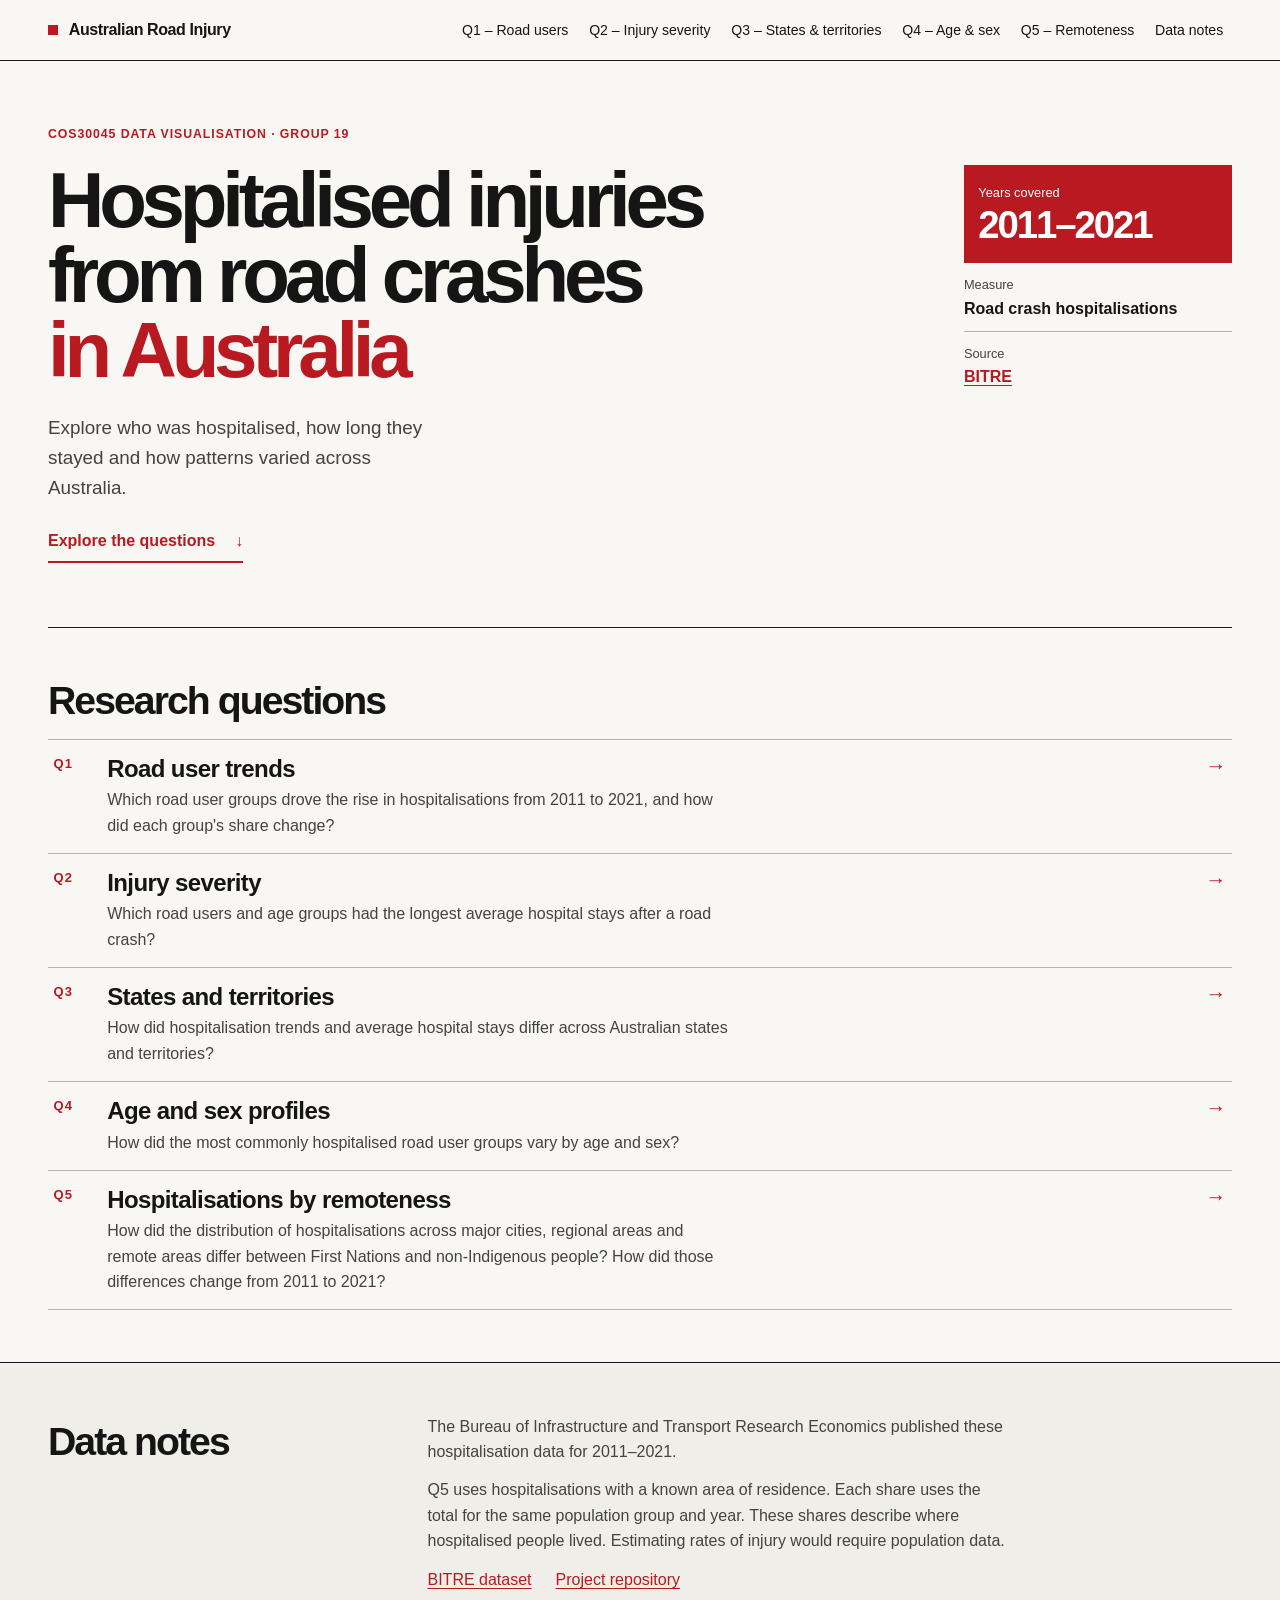
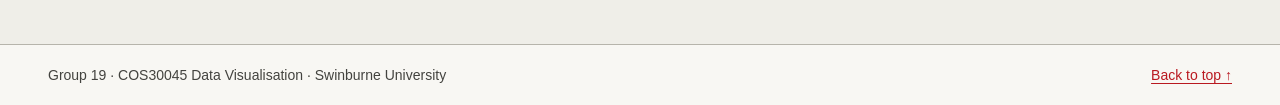
<file: index.html>
<!DOCTYPE html>
<html lang="en-AU">
  <head>
    <meta charset="UTF-8">
    <meta name="viewport" content="width=device-width, initial-scale=1.0">
    <meta name="description" content="Explore five questions about road crash hospitalisations in Australia from 2011 to 2021.">
    <title>Hospitalised Injuries from Road Crashes in Australia</title>
    <link rel="icon" href="data:,">
    <link rel="stylesheet" href="css/style.css">
    <script defer src="js/chapter-links.js"></script>
  </head>
  <body id="top">
    <a class="skip-link" href="#main">Skip to content</a>

    <header class="site-header">
      <div class="page-width header-inner">
        <a class="site-name" href="index.html" aria-current="page">Australian Road Injury</a>
        <nav aria-label="Main navigation">
          <ul class="chapter-links">
            <li><a href="q1.html">Q1 – Road users</a></li>
            <li><a href="q2.html">Q2 – Injury severity</a></li>
            <li><a href="q3.html">Q3 – States &amp; territories</a></li>
            <li><a href="q4.html">Q4 – Age &amp; sex</a></li>
            <li><a href="q5.html">Q5 – Remoteness</a></li>
            <li><a href="#data">Data notes</a></li>
          </ul>
        </nav>
      </div>
    </header>

    <main id="main" tabindex="-1">
      <section class="hero" aria-labelledby="page-title">
        <div class="page-width hero-inner">
          <div class="hero-copy">
            <p class="hero-context">COS30045 Data Visualisation · Group 19</p>
            <h1 id="page-title"><span>Hospitalised injuries</span> <span>from road crashes</span> <span>in Australia</span></h1>
            <p class="hero-intro">Explore who was hospitalised, how long they stayed and how patterns varied across Australia.</p>
            <a class="primary-link" href="#questions">Explore the questions <span aria-hidden="true">↓</span></a>
          </div>
          <dl class="data-scope">
            <div>
              <dt>Years covered</dt>
              <dd class="date-range">2011–2021</dd>
            </div>
            <div>
              <dt>Measure</dt>
              <dd>Road crash hospitalisations</dd>
            </div>
            <div>
              <dt>Source</dt>
              <dd><a href="#data">BITRE</a></dd>
            </div>
          </dl>
        </div>
      </section>

      <section class="page-width question-overview" id="questions" aria-labelledby="questions-title">
        <h2 id="questions-title">Research questions</h2>
        <ol class="question-list">
            <li id="q1">
              <a class="question-link" href="q1.html" aria-labelledby="overview-q1">
                <span class="chapter-number" aria-hidden="true">Q1</span>
                <span class="question-link-copy">
                  <strong id="overview-q1">Road user trends</strong>
                  <span>Which road user groups drove the rise in hospitalisations from 2011 to 2021, and how did each group's share change?</span>
                </span>
                <span class="question-link-arrow" aria-hidden="true">→</span>
              </a>
            </li>
            <li id="q2">
              <a class="question-link" href="q2.html" aria-labelledby="overview-q2">
                <span class="chapter-number" aria-hidden="true">Q2</span>
                <span class="question-link-copy">
                  <strong id="overview-q2">Injury severity</strong>
                  <span>Which road users and age groups had the longest average hospital stays after a road crash?</span>
                </span>
                <span class="question-link-arrow" aria-hidden="true">→</span>
              </a>
            </li>
            <li id="q3">
              <a class="question-link" href="q3.html" aria-labelledby="overview-q3">
                <span class="chapter-number" aria-hidden="true">Q3</span>
                <span class="question-link-copy">
                  <strong id="overview-q3">States and territories</strong>
                  <span>How did hospitalisation trends and average hospital stays differ across Australian states and territories?</span>
                </span>
                <span class="question-link-arrow" aria-hidden="true">→</span>
              </a>
            </li>
            <li id="q4">
              <a class="question-link" href="q4.html" aria-labelledby="overview-q4">
                <span class="chapter-number" aria-hidden="true">Q4</span>
                <span class="question-link-copy">
                  <strong id="overview-q4">Age and sex profiles</strong>
                  <span>How did the most commonly hospitalised road user groups vary by age and sex?</span>
                </span>
                <span class="question-link-arrow" aria-hidden="true">→</span>
              </a>
            </li>
            <li id="q5">
              <a class="question-link" href="q5.html" aria-labelledby="overview-q5">
                <span class="chapter-number" aria-hidden="true">Q5</span>
                <span class="question-link-copy">
                  <strong id="overview-q5">Hospitalisations by remoteness</strong>
                  <span>How did the distribution of hospitalisations across major cities, regional areas and remote areas differ between First Nations and non-Indigenous people? How did those differences change from 2011 to 2021?</span>
                </span>
                <span class="question-link-arrow" aria-hidden="true">→</span>
              </a>
            </li>
        </ol>
      </section>

      <section class="data-notes" id="data" aria-labelledby="data-title">
        <div class="page-width data-inner">
          <h2 id="data-title">Data notes</h2>
          <div>
            <p>The Bureau of Infrastructure and Transport Research Economics published these hospitalisation data for 2011–2021.</p>
            <p>Q5 uses hospitalisations with a known area of residence. Each share uses the total for the same population group and year. These shares describe where hospitalised people lived. Estimating rates of injury would require population data.</p>
            <ul class="source-links">
              <li><a href="https://www.bitre.gov.au/resource/road-safety/hospitalised-injury">BITRE dataset</a></li>
              <li><a href="https://github.com/Kidemi04/DataVis_G19">Project repository</a></li>
            </ul>
          </div>
        </div>
      </section>
    </main>

    <footer class="site-footer">
      <div class="page-width footer-inner">
        <p>Group 19 · COS30045 Data Visualisation · Swinburne University</p>
        <a href="#top">Back to top <span aria-hidden="true">↑</span></a>
      </div>
    </footer>
  </body>
</html>
</file>
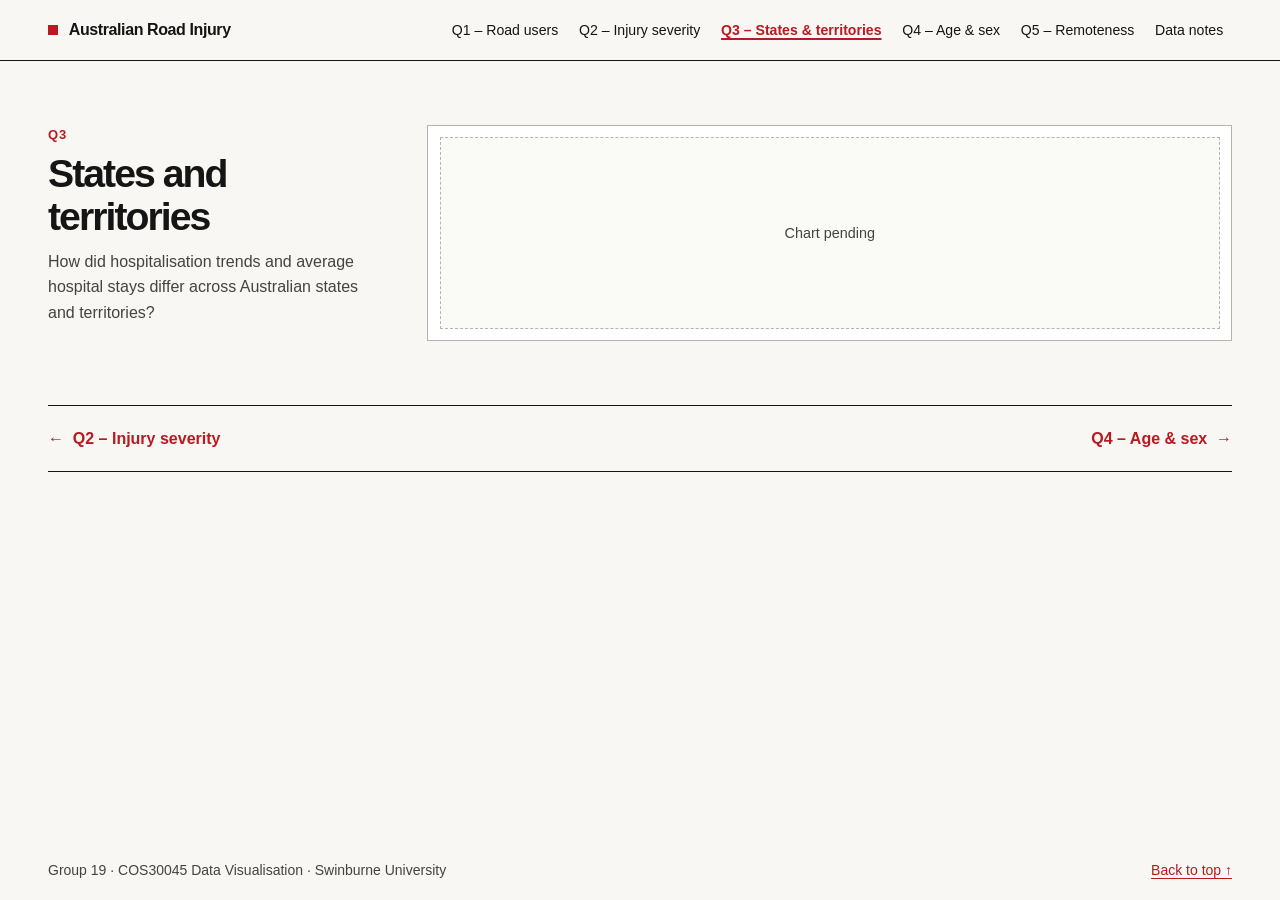
<file: q3.html>
<!DOCTYPE html>
<html lang="en-AU">
  <head>
    <meta charset="UTF-8">
    <meta name="viewport" content="width=device-width, initial-scale=1.0">
    <meta name="description" content="How did hospitalisation trends and average hospital stays differ across Australian states and territories?">
    <title>Q3 – States and territories | Australian Road Injury</title>
    <link rel="icon" href="data:,">
    <link rel="stylesheet" href="css/style.css">

  </head>
  <body id="top">
    <a class="skip-link" href="#main">Skip to content</a>

    <header class="site-header">
      <div class="page-width header-inner">
        <a class="site-name" href="index.html">Australian Road Injury</a>
        <nav aria-label="Main navigation">
          <ul class="chapter-links">
            <li><a href="q1.html">Q1 – Road users</a></li>
            <li><a href="q2.html">Q2 – Injury severity</a></li>
            <li><a href="q3.html" aria-current="page">Q3 – States &amp; territories</a></li>
            <li><a href="q4.html">Q4 – Age &amp; sex</a></li>
            <li><a href="q5.html">Q5 – Remoteness</a></li>
            <li><a href="index.html#data">Data notes</a></li>
          </ul>
        </nav>
      </div>
    </header>

    <main id="main" tabindex="-1">
      <div class="page-width question-page">
        <section class="chapter question-chapter" id="q3" aria-labelledby="title-q3">
          <header class="chapter-intro">
            <p class="chapter-number">Q3</p>
            <h1 id="title-q3">States and territories</h1>
            <p>How did hospitalisation trends and average hospital stays differ across Australian states and territories?</p>
          </header>
          <div class="chart-panel" id="chart-q3">
            <p class="chart-placeholder">Chart pending</p>
          </div>
        </section>

        <nav class="question-pager" aria-label="Explore more questions">
          <a href="q2.html"><span aria-hidden="true">←</span> Q2 – Injury severity</a>
          <a href="q4.html">Q4 – Age &amp; sex <span aria-hidden="true">→</span></a>
        </nav>
      </div>
    </main>

    <footer class="site-footer">
      <div class="page-width footer-inner">
        <p>Group 19 · COS30045 Data Visualisation · Swinburne University</p>
        <a href="#top">Back to top <span aria-hidden="true">↑</span></a>
      </div>
    </footer>
  </body>
</html>
</file>
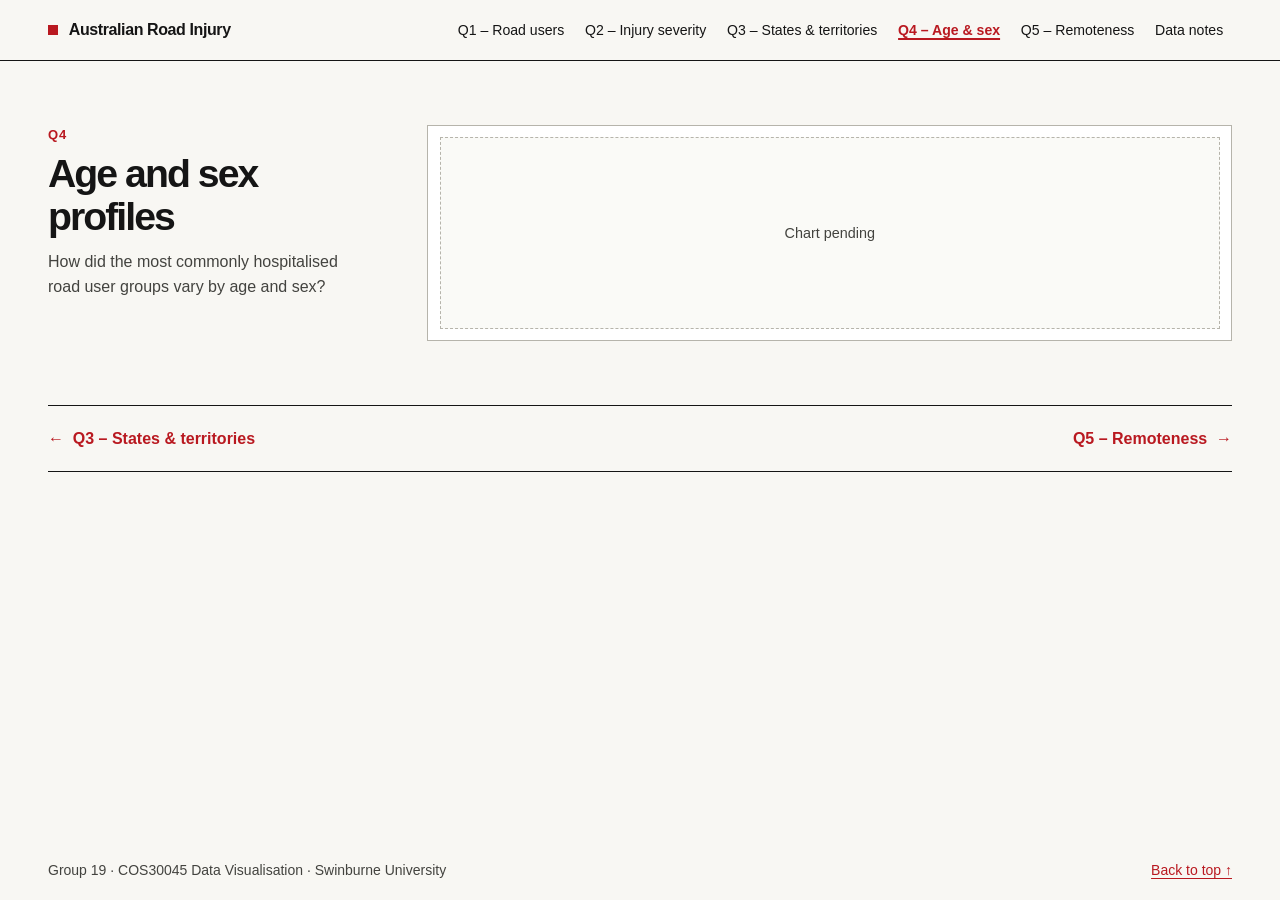
<file: q4.html>
<!DOCTYPE html>
<html lang="en-AU">
  <head>
    <meta charset="UTF-8">
    <meta name="viewport" content="width=device-width, initial-scale=1.0">
    <meta name="description" content="How did the most commonly hospitalised road user groups vary by age and sex?">
    <title>Q4 – Age and sex profiles | Australian Road Injury</title>
    <link rel="icon" href="data:,">
    <link rel="stylesheet" href="css/style.css">

  </head>
  <body id="top">
    <a class="skip-link" href="#main">Skip to content</a>

    <header class="site-header">
      <div class="page-width header-inner">
        <a class="site-name" href="index.html">Australian Road Injury</a>
        <nav aria-label="Main navigation">
          <ul class="chapter-links">
            <li><a href="q1.html">Q1 – Road users</a></li>
            <li><a href="q2.html">Q2 – Injury severity</a></li>
            <li><a href="q3.html">Q3 – States &amp; territories</a></li>
            <li><a href="q4.html" aria-current="page">Q4 – Age &amp; sex</a></li>
            <li><a href="q5.html">Q5 – Remoteness</a></li>
            <li><a href="index.html#data">Data notes</a></li>
          </ul>
        </nav>
      </div>
    </header>

    <main id="main" tabindex="-1">
      <div class="page-width question-page">
        <section class="chapter question-chapter" id="q4" aria-labelledby="title-q4">
          <header class="chapter-intro">
            <p class="chapter-number">Q4</p>
            <h1 id="title-q4">Age and sex profiles</h1>
            <p>How did the most commonly hospitalised road user groups vary by age and sex?</p>
          </header>
          <div class="chart-panel" id="chart-q4">
            <p class="chart-placeholder">Chart pending</p>
          </div>
        </section>

        <nav class="question-pager" aria-label="Explore more questions">
          <a href="q3.html"><span aria-hidden="true">←</span> Q3 – States &amp; territories</a>
          <a href="q5.html">Q5 – Remoteness <span aria-hidden="true">→</span></a>
        </nav>
      </div>
    </main>

    <footer class="site-footer">
      <div class="page-width footer-inner">
        <p>Group 19 · COS30045 Data Visualisation · Swinburne University</p>
        <a href="#top">Back to top <span aria-hidden="true">↑</span></a>
      </div>
    </footer>
  </body>
</html>
</file>
<file: css/style.css>
:root {
  color-scheme: light;
  --paper: #f8f7f3;
  --surface: #fff;
  --ink: #151515;
  --text: #43433f;
  --line: #b6b4ab;
  --accent: #b91920;
  --page-width: 80rem;
  --gutter: clamp(1rem, 4vw, 3rem);
  --chapter-offset: 5rem;
  --sticky-header-height: 3.8125rem;
}

* {
  box-sizing: border-box;
}

body {
  display: flex;
  flex-direction: column;
  min-height: 100vh;
  margin: 0;
  background: var(--paper);
  color: var(--ink);
  font: 1rem/1.6 "Helvetica Neue", Helvetica, Arial, sans-serif;
}

main {
  flex: 1;
  min-width: 0;
}

a {
  color: var(--accent);
  text-underline-offset: 0.2em;
}

:focus-visible {
  outline: 3px solid currentColor;
  outline-offset: 4px;
}

h1, h2, h3, p, ul, dl, dd {
  margin: 0;
}

h1, h2, h3 {
  line-height: 1.1;
}

.page-width {
  width: min(var(--page-width), 100% - 2 * var(--gutter));
  margin-inline: auto;
}

.skip-link {
  position: fixed;
  z-index: 3;
  inset-block-start: 0.5rem;
  inset-inline-start: var(--gutter);
  padding: 0.65rem 1rem;
  background: var(--surface);
  transform: translateY(-180%);
}

.skip-link:focus {
  transform: none;
}

.site-header {
  position: sticky;
  z-index: 2;
  top: 0;
  background: var(--paper);
  border-bottom: 1px solid var(--ink);
}

.header-inner,
.footer-inner {
  display: flex;
  align-items: center;
  justify-content: space-between;
  gap: 0.5rem 1.5rem;
  min-height: 3.75rem;
}

.site-name {
  display: inline-flex;
  align-items: center;
  gap: 0.65rem;
  color: var(--ink);
  font-weight: 750;
  letter-spacing: -0.025em;
  text-decoration: none;
}

.site-name::before {
  width: 0.65rem;
  height: 0.65rem;
  background: var(--accent);
  content: "";
}

.chapter-links {
  display: flex;
  flex-wrap: wrap;
  gap: 0 0.2rem;
  padding: 0;
  list-style: none;
}

.chapter-links a {
  display: flex;
  align-items: center;
  min-height: 44px;
  padding-inline: 0.55rem;
  color: var(--ink);
  font-size: 0.88rem;
  text-decoration: none;
}

.chapter-links a:hover,
.chapter-links a:focus-visible,
.chapter-links a[aria-current="page"] {
  color: var(--accent);
  text-decoration: underline;
}

.chapter-links a[aria-current="page"] {
  font-weight: 700;
  text-decoration-thickness: 2px;
}

.site-name:hover {
  text-decoration: underline;
}

.hero-inner {
  display: grid;
  grid-template-columns: minmax(0, 1fr) minmax(11rem, 0.31fr);
  align-items: start;
  gap: clamp(1.5rem, 4vw, 4rem);
  padding-block: clamp(2rem, 5vw, 4.75rem) clamp(2rem, 5vw, 4.5rem);
}

.hero-context,
.chapter-number {
  color: var(--accent);
  font-weight: 750;
  letter-spacing: 0.075em;
}

.hero-context {
  font-size: 0.77rem;
  text-transform: uppercase;
}

.hero h1 {
  margin-top: 1.15rem;
  font-size: clamp(2.375rem, 6.1vw, 5.75rem);
  font-weight: 750;
  letter-spacing: -0.067em;
  line-height: 0.96;
}

.hero h1 span {
  display: block;
}

.hero h1 span:last-child {
  color: var(--accent);
}

.hero-intro {
  max-width: 38ch;
  margin-top: 1.55rem;
  color: var(--text);
  font-size: clamp(1rem, 1.6vw, 1.18rem);
}

.primary-link {
  display: inline-flex;
  align-items: center;
  gap: 1.25rem;
  min-height: 44px;
  margin-top: 1rem;
  border-bottom: 2px solid;
  font-weight: 700;
  text-decoration: none;
}

.primary-link:hover {
  color: var(--ink);
}

.data-scope {
  margin-top: 2.5rem;
}

.data-scope > div {
  padding: 0.75rem 0 0.6rem;
}

.data-scope > div:first-child {
  padding: 1.1rem 0.9rem 1.15rem;
  background: var(--accent);
  color: var(--surface);
}

.data-scope > div:last-child {
  border-top: 1px solid var(--line);
}

.data-scope dt {
  color: var(--text);
  font-size: 0.8rem;
}

.data-scope > div:first-child dt {
  color: var(--surface);
}

.data-scope dd {
  font-weight: 650;
}

.data-scope .date-range {
  margin-top: 0.2rem;
  font-size: clamp(1.7rem, 3vw, 2.6rem);
  font-variant-numeric: tabular-nums;
  letter-spacing: -0.055em;
  line-height: 1;
}

.chapter,
.data-inner {
  display: grid;
  grid-template-columns: minmax(0, 1fr) minmax(0, 2.55fr);
  gap: 1.5rem clamp(1.5rem, 5vw, 4rem);
}

.chapter {
  padding-block: clamp(2rem, 5vw, 4rem);
}

#main,
#questions,
.chapter,
.data-notes {
  scroll-margin-top: var(--chapter-offset);
}

.chapter-number {
  font-size: 0.8125rem;
}

.question-chapter h1,
.question-overview h2,
.data-notes h2 {
  margin-block: 0.4rem 0.65rem;
  font-size: clamp(1.65rem, 3.4vw, 2.45rem);
  font-weight: 750;
  letter-spacing: -0.05em;
}

.chapter-intro > p:last-child,
.data-notes p,
.site-footer p {
  color: var(--text);
}

.chart-panel {
  min-width: 0;
  padding: 0.7rem;
  background: var(--surface);
  border: 1px solid var(--line);
}

.chart-placeholder {
  display: grid;
  min-height: clamp(8rem, 15vw, 13rem);
  place-items: center;
  background: #fafaf7;
  border: 1px dashed var(--line);
  color: var(--text);
  font-size: 0.9rem;
}

.data-notes {
  background: #efeee8;
  border-block: 1px solid var(--line);
  border-top-color: var(--ink);
}

.data-inner {
  row-gap: 0.5rem;
  padding-block: clamp(1.75rem, 4vw, 3.25rem);
}

.data-notes p {
  max-width: 66ch;
}

.data-notes p + p {
  margin-top: 0.75rem;
}

.source-links {
  display: flex;
  flex-wrap: wrap;
  gap: 0.2rem 1.5rem;
  margin-top: 0.85rem;
  padding: 0;
  list-style: none;
}

.site-footer {
  font-size: 0.875rem;
}

.footer-inner {
  flex-wrap: wrap;
  padding-block: 0.8rem;
}

@media (max-width: 58rem) {
  :root {
    --chapter-offset: 1rem;
    --sticky-header-height: 0px;
  }

  .site-header {
    position: static;
  }

  .header-inner {
    flex-direction: column;
    align-items: flex-start;
    padding-top: 0.75rem;
  }

  .chapter-links {
    margin-inline-start: -0.55rem;
  }
}

@media (max-width: 50rem) {
  .hero-inner,
  .chapter,
  .data-inner {
    grid-template-columns: minmax(0, 1fr);
  }

  .hero h1 {
    font-size: clamp(2.05rem, 8.9vw, 4.5rem);
    line-height: 0.99;
  }

  .data-scope {
    display: grid;
    grid-template-columns: auto minmax(0, 1fr);
    column-gap: 0.85rem;
    max-width: 26rem;
    margin-top: 0;
  }

  .data-scope > div {
    padding-block: 0.3rem 0.45rem;
  }

  .data-scope > div:first-child {
    grid-row: 1 / 3;
    align-content: center;
  }
}

.question-overview {
  padding-block: clamp(1.75rem, 4vw, 3.5rem);
  border-top: 1px solid var(--ink);
}

.question-overview h2 {
  margin: 0 0 1rem;
}

.question-list {
  margin: 0;
  padding: 0;
  list-style: none;
}

.question-list li {
  border-bottom: 1px solid var(--line);
  scroll-margin-top: var(--chapter-offset);
}

.question-list li:first-child {
  border-top: 1px solid var(--line);
}

.question-link {
  display: grid;
  grid-template-columns: 2.25rem minmax(0, 1fr) auto;
  align-items: start;
  gap: clamp(0.35rem, 2vw, 1.1rem);
  padding: 0.9rem 0.35rem;
  color: var(--ink);
  text-decoration: none;
}

.question-link-copy {
  display: grid;
  gap: 0.2rem;
}

.question-link-copy strong {
  font-size: clamp(1.12rem, 2.4vw, 1.5rem);
  letter-spacing: -0.025em;
  line-height: 1.25;
}

.question-link-copy > span {
  max-width: 70ch;
  color: var(--text);
}

.question-link-arrow {
  color: var(--accent);
  font-size: 1.3rem;
  line-height: 1.2;
}

.question-link:hover,
.question-link:focus-visible {
  background: var(--surface);
}

.question-link:hover strong {
  text-decoration: underline;
  text-underline-offset: 0.15em;
}

.question-page {
  padding-bottom: 1.5rem;
}

.question-pager {
  display: flex;
  flex-wrap: wrap;
  align-items: center;
  justify-content: space-between;
  gap: 0.35rem 1.5rem;
  padding-block: 0.65rem;
  border-block: 1px solid var(--ink);
}

.question-pager a {
  display: inline-flex;
  align-items: center;
  gap: 0.55rem;
  min-height: 44px;
  font-weight: 700;
  text-decoration: none;
}

.question-pager a:hover {
  text-decoration: underline;
}

@media (prefers-reduced-motion: no-preference) {
  .hero-inner,
  .question-chapter {
    animation: page-appear 200ms ease-out;
  }

  .chapter-links a,
  .question-link,
  .question-link-arrow,
  .question-pager a {
    transition: background-color 150ms ease-out, color 150ms ease-out, transform 150ms ease-out;
  }

  .question-link:hover .question-link-arrow,
  .question-link:focus-visible .question-link-arrow {
    transform: translateX(0.2rem);
  }

  @keyframes page-appear {
    from {
      opacity: 0;
      transform: translateY(0.3rem);
    }
  }
}
</file>
